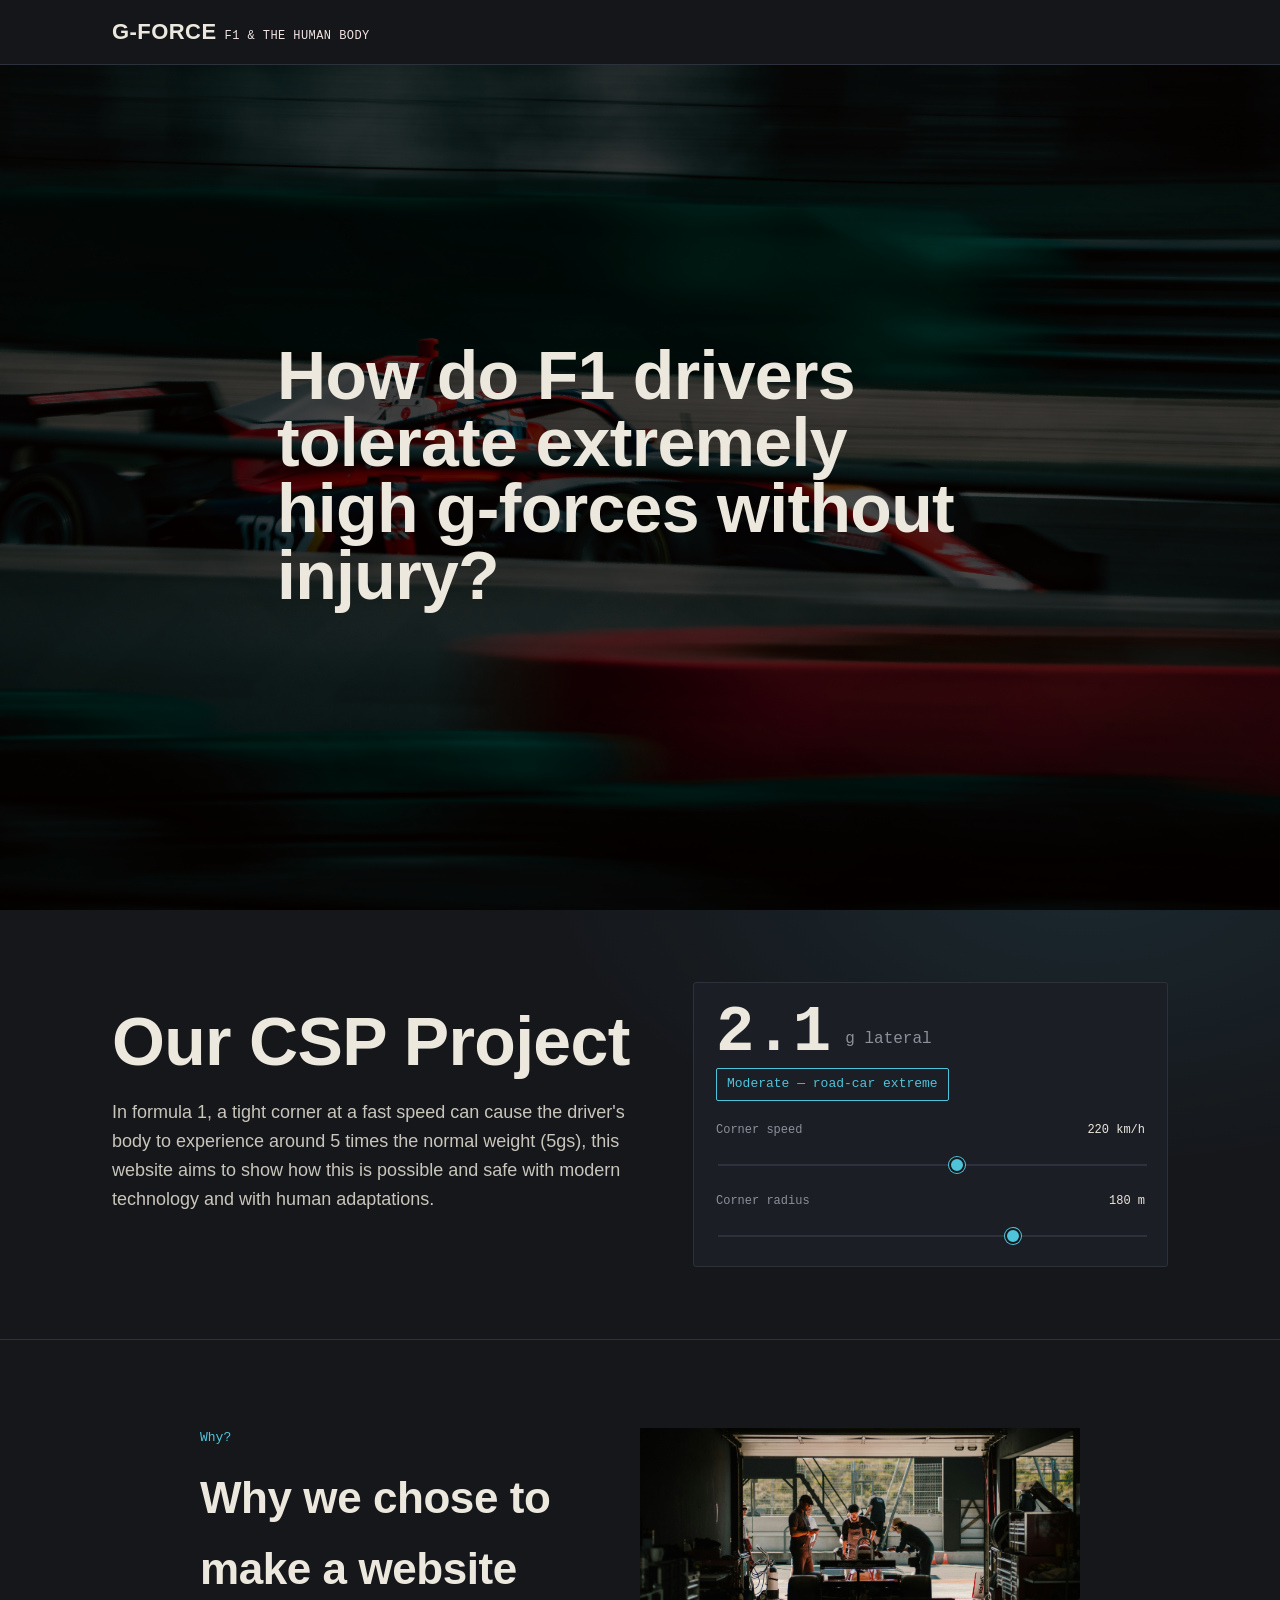
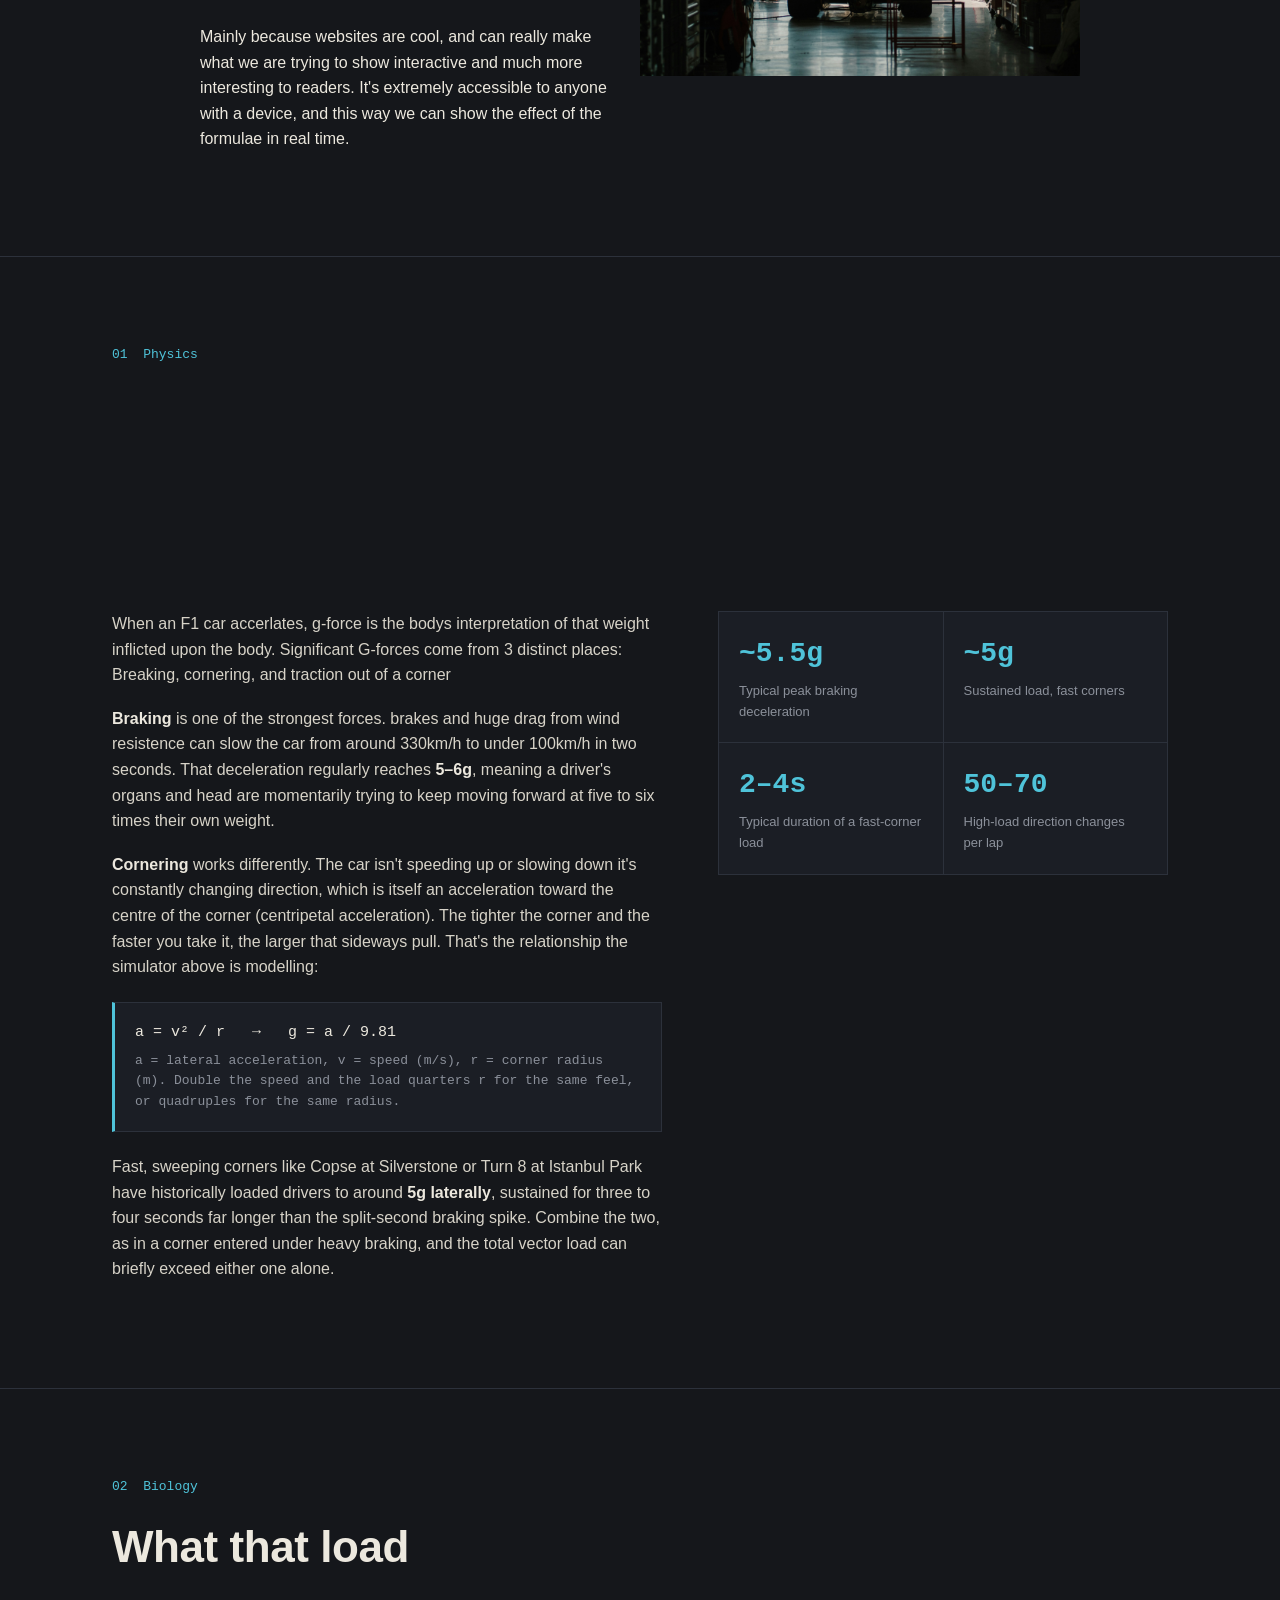
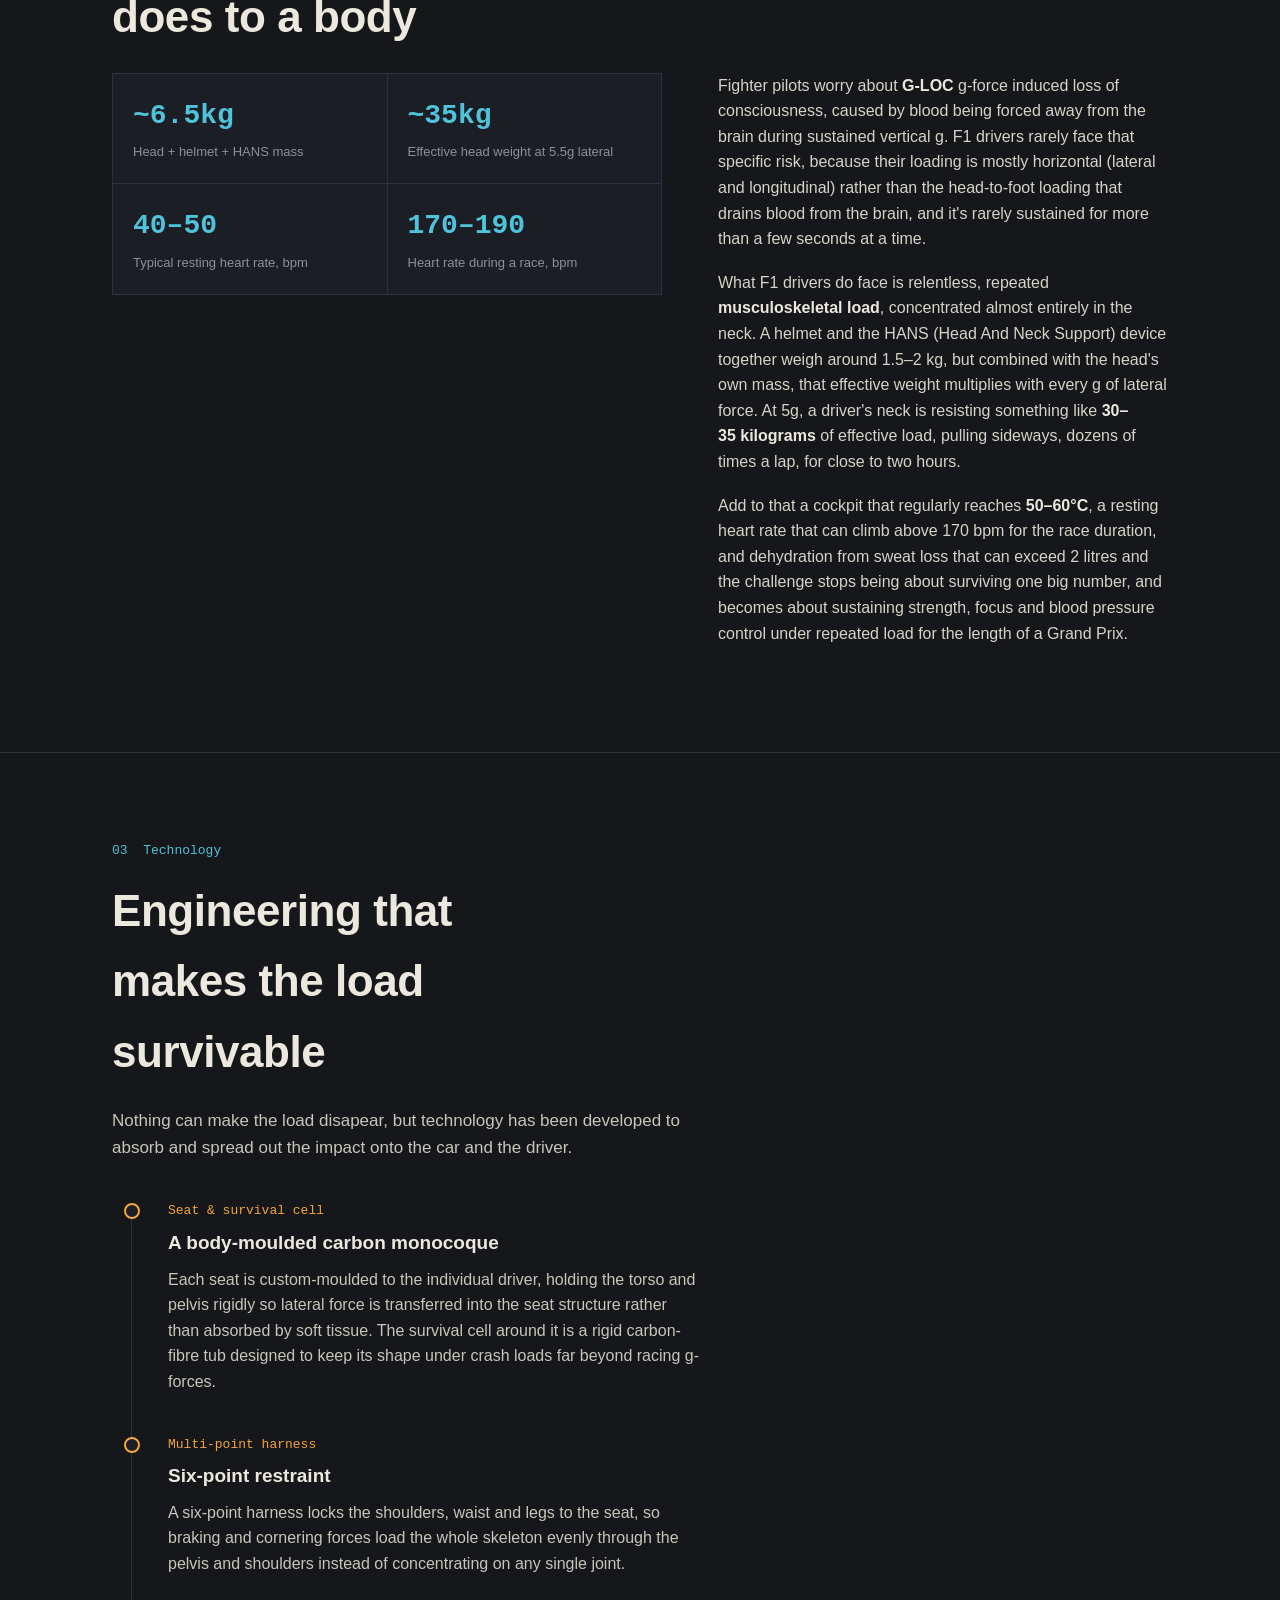
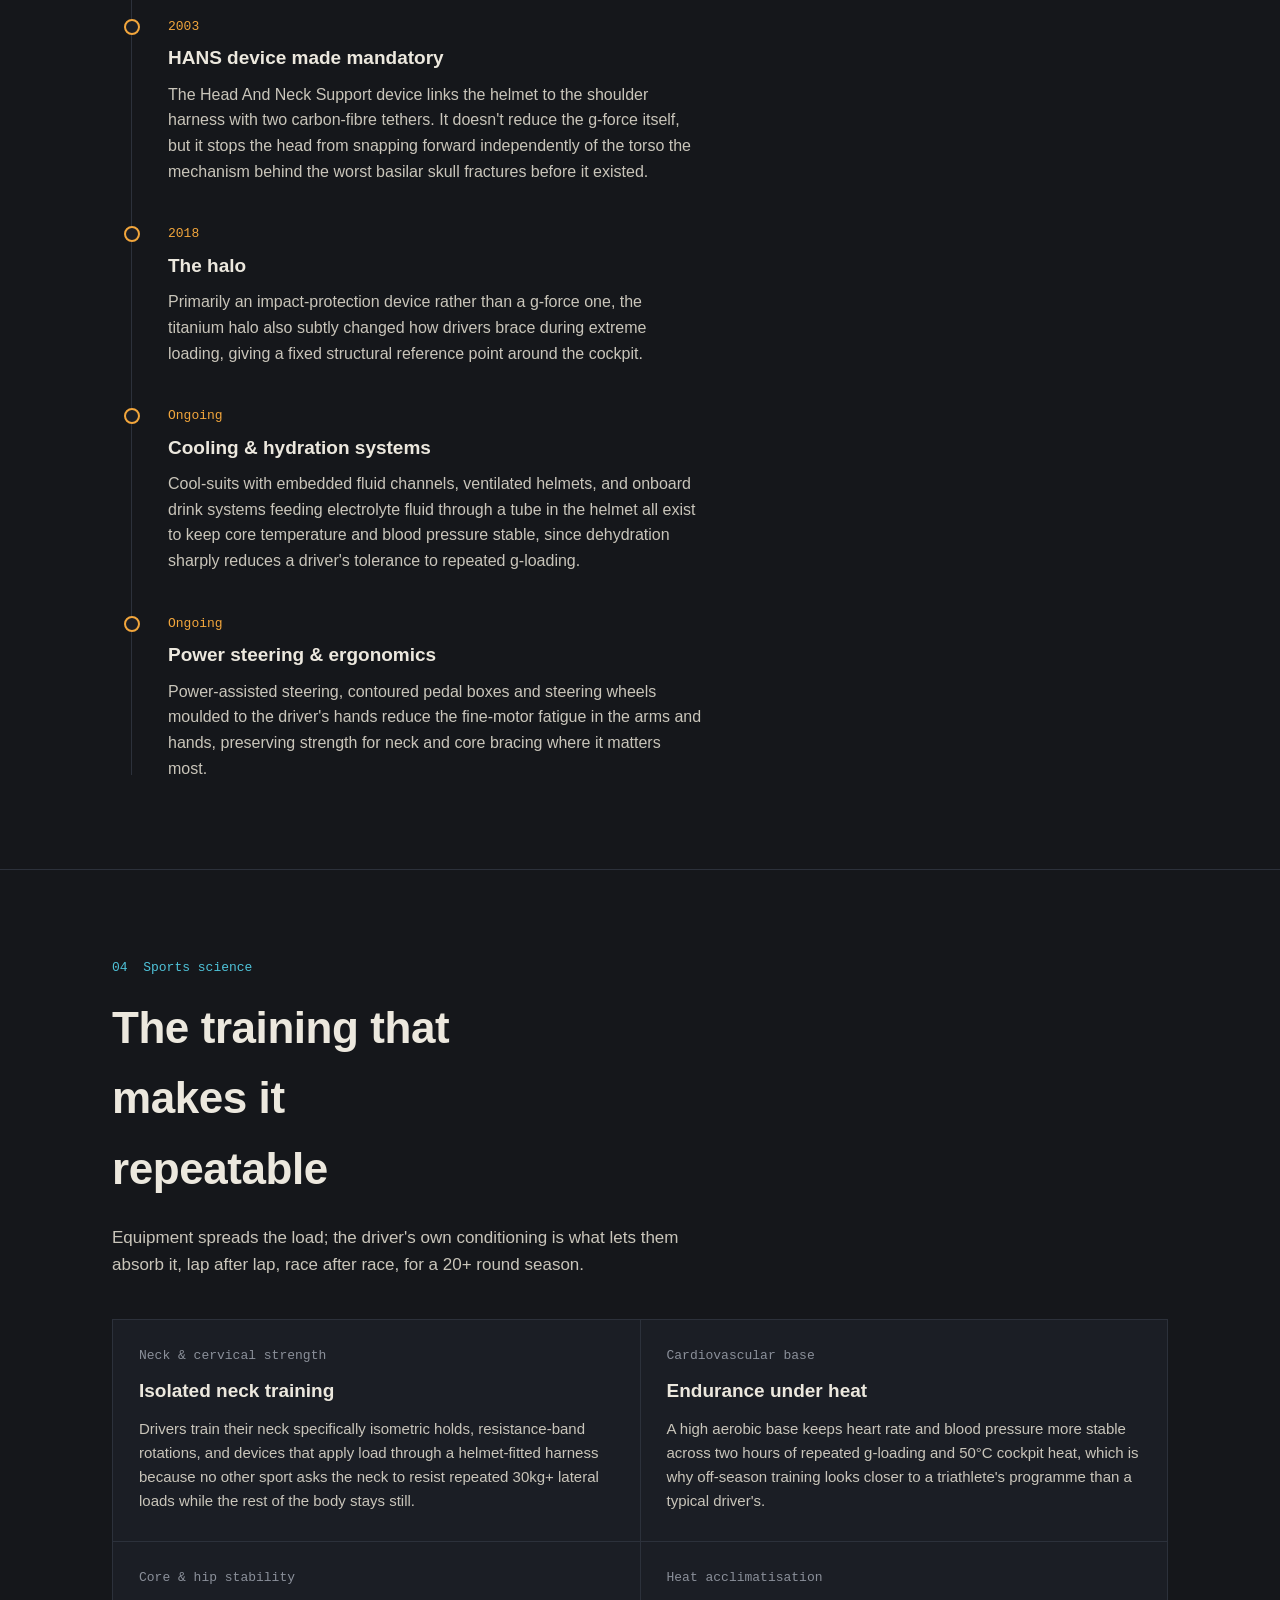
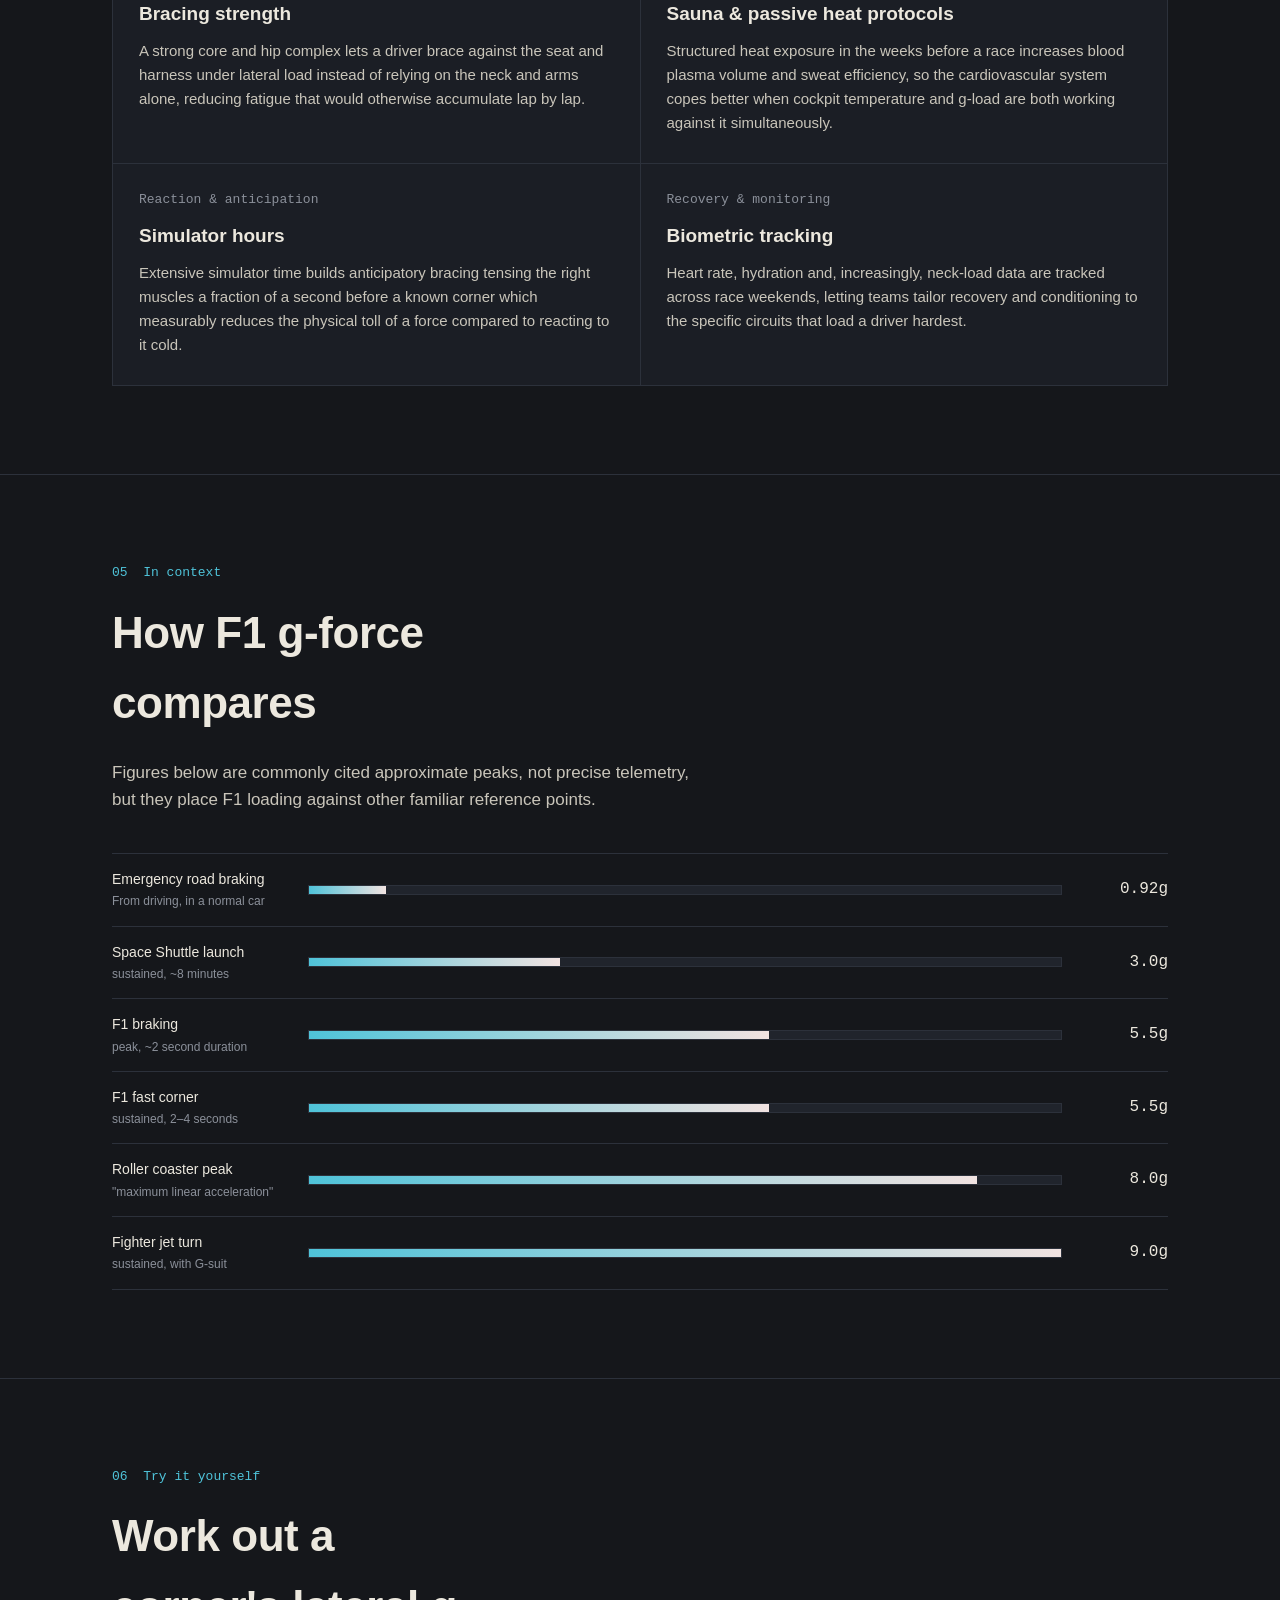
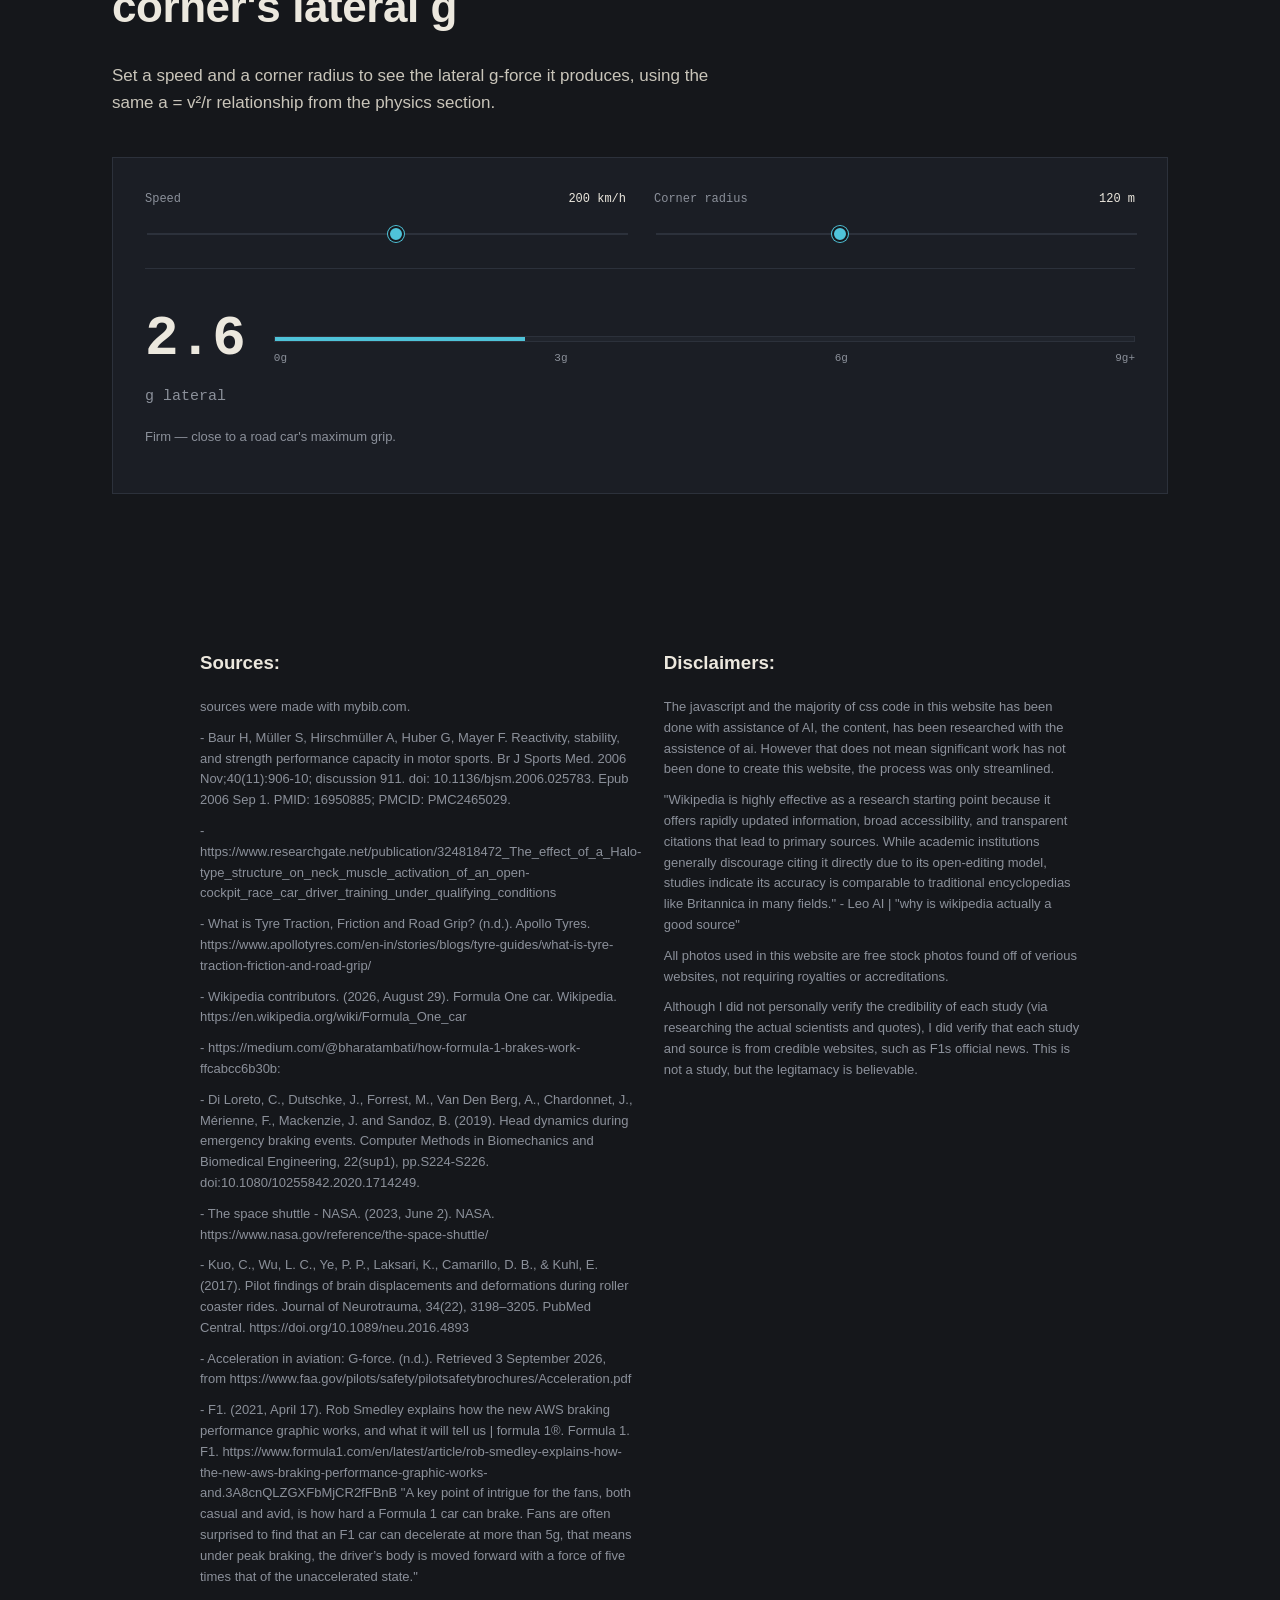
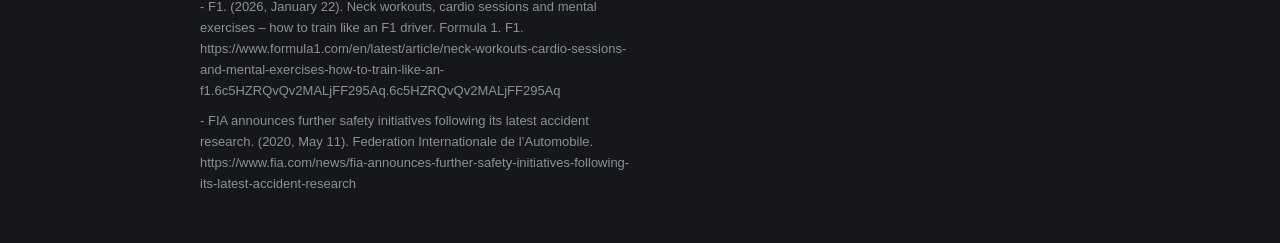
<file: index.html>
<!DOCTYPE html>
<html lang="en">
<head>
<meta charset="utf-8">
<meta name="viewport" content="width=device-width, initial-scale=1">
<title>Withstanding the Load and How F1 Drivers Survive G-Force</title>

<link rel="stylesheet" href="static/styles.css">
</head>
<body>

<div class="dash">
  <div class="wrap">
    <div class="mark">G-FORCE<span>F1 &amp; THE HUMAN BODY</span></div>
    <button class="dash-toggle" id="navToggle" aria-label="Toggle navigation">&#9776;</button>
    <nav id="siteNav">
    </nav>
  </div>
</div>
<header>
  <div class="blend-bg">
  <h1 class="title">How do F1 drivers tolerate extremely high g-forces without injury?</h1>
  </div>
</header>
<header class="hero">
  <div class="wrap">
    <div>
      <h1 class="title">Our CSP Project</h1>
      <p class="lede">In formula 1, a tight corner at a fast speed can cause the driver's body to experience around 5 times the normal weight (5gs), this website aims to show how this is possible and safe with modern technology and with human adaptations.</p>
    </div>

    <div class="sim">
      <div class="sim-body">
        <div class="sim-readout">
          <div class="num" id="simG">4.2</div>
          <div class="unit">g lateral</div>
        </div>
        <div class="sim-status" id="simStatus">Demanding sustained neck load</div>

        <div class="sim-controls">
          <div class="ctrl">
            <label>Corner speed <b id="lblSpeed">220 km/h</b></label>
            <input type="range" id="rngSpeed" min="80" max="330" value="220" step="5">
          </div>
          <div class="ctrl">
            <label>Corner radius <b id="lblRadius">180 m</b></label>
            <input type="range" id="rngRadius" min="20" max="250" value="180" step="5">
          </div>
        </div>
      </div>
    </div>
  </div>
</header>

<main>
  <section id="why">
    <div class="container">
      <div class="text">
        <p class="sec-label">Why?</p>
        <h2 class="sec-title">Why we chose to make a website</h2>
        <p>
          Mainly because websites are cool, and can really make what we are
          trying to show interactive and much more interesting to readers.
          It's extremely accessible to anyone with a device, and this way we
          can show the effect of the formulae in real time.
        </p>
      </div>

      <img src="static/why-photo.jpg">
    </div>
  </section>

  <!-- PHYSICS -->
  <section id="physics">
    <div class="wrap">
      <p class="sec-label">01 &nbsp;Physics</p>
      <h2 class="sec-title">So why the forces exist in the first place?</h2>
      <div class="two-col">
        <div class="prose">
          <p>When an F1 car accerlates, g-force is the bodys interpretation of that weight inflicted upon the body. Significant G-forces come from 3 distinct places: Breaking, cornering, and traction out of a corner</p>
          <p><strong>Braking</strong> is one of the strongest forces. brakes and huge drag from wind resistence can slow the car from around 330km/h to under 100km/h in two seconds. That deceleration regularly reaches <strong>5&ndash;6g</strong>, meaning a driver's organs and head are momentarily trying to keep moving forward at five to six times their own weight.</p>
          <p><strong>Cornering</strong> works differently. The car isn't speeding up or slowing down it's constantly changing direction, which is itself an acceleration toward the centre of the corner (centripetal acceleration). The tighter the corner and the faster you take it, the larger that sideways pull. That's the relationship the simulator above is modelling:</p>
          <div class="formula">
            a = v&sup2; / r &nbsp;&nbsp;&rarr;&nbsp;&nbsp; g = a / 9.81
            <span class="comment">a = lateral acceleration, v = speed (m/s), r = corner radius (m). Double the speed and the load quarters r for the same feel, or quadruples for the same radius.</span>
          </div>
          <p>Fast, sweeping corners like Copse at Silverstone or Turn 8 at Istanbul Park have historically loaded drivers to around <strong>5g laterally</strong>, sustained for three to four seconds far longer than the split-second braking spike. Combine the two, as in a corner entered under heavy braking, and the total vector load can briefly exceed either one alone.</p>
        </div>

        <div>
          <div class="readout-grid">
            <div class="readout"><div class="val">~5.5g</div><div class="lbl">Typical peak braking deceleration</div></div>
            <div class="readout"><div class="val">~5g</div><div class="lbl">Sustained load, fast corners</div></div>
            <div class="readout"><div class="val">2&ndash;4s</div><div class="lbl">Typical duration of a fast-corner load</div></div>
            <div class="readout"><div class="val">50&ndash;70</div><div class="lbl">High-load direction changes per lap</div></div>
          </div>
        </div>
      </div>
    </div>
  </section>

  <!-- BODY -->
  <section id="body">
    <div class="wrap">
      <p class="sec-label">02 &nbsp;Biology</p>
      <h2 class="sec-title">What that load does to a body</h2>
      <div class="two-col">
        <div>
          <div class="readout-grid">
            <div class="readout"><div class="val">~6.5kg</div><div class="lbl">Head + helmet + HANS mass</div></div>
            <div class="readout"><div class="val">~35kg</div><div class="lbl">Effective head weight at 5.5g lateral</div></div>
            <div class="readout"><div class="val">40&ndash;50</div><div class="lbl">Typical resting heart rate, bpm</div></div>
            <div class="readout"><div class="val">170&ndash;190</div><div class="lbl">Heart rate during a race, bpm</div></div>
          </div>
        </div>
        <div class="prose">
          <p>Fighter pilots worry about <strong>G-LOC</strong> g-force induced loss of consciousness, caused by blood being forced away from the brain during sustained vertical g. F1 drivers rarely face that specific risk, because their loading is mostly horizontal (lateral and longitudinal) rather than the head-to-foot loading that drains blood from the brain, and it's rarely sustained for more than a few seconds at a time.</p>
          <p>What F1 drivers do face is relentless, repeated <strong>musculoskeletal load</strong>, concentrated almost entirely in the neck. A helmet and the HANS (Head And Neck Support) device together weigh around 1.5&ndash;2&nbsp;kg, but combined with the head's own mass, that effective weight multiplies with every g of lateral force. At 5g, a driver's neck is resisting something like <strong>30&ndash;35&nbsp;kilograms</strong> of effective load, pulling sideways, dozens of times a lap, for close to two hours.</p>
          <p>Add to that a cockpit that regularly reaches <strong>50&ndash;60&deg;C</strong>, a resting heart rate that can climb above 170&nbsp;bpm for the race duration, and dehydration from sweat loss that can exceed 2&nbsp;litres and the challenge stops being about surviving one big number, and becomes about sustaining strength, focus and blood pressure control under repeated load for the length of a Grand Prix.</p>
        </div>
      </div>
    </div>
  </section>

  <!-- TECHNOLOGY -->
  <section id="technology">
    <div class="wrap">
      <p class="sec-label">03 &nbsp;Technology</p>
      <h2 class="sec-title">Engineering that makes the load survivable</h2>
      <p class="sec-intro">Nothing can make the load disapear, but technology has been developed to absorb and spread out the impact onto the car and the driver.</p>

      <div class="timeline">
        <div class="t-item">
          <div class="t-dot"></div>
          <div class="t-year">Seat &amp; survival cell</div>
          <h3>A body-moulded carbon monocoque</h3>
          <p>Each seat is custom-moulded to the individual driver, holding the torso and pelvis rigidly so lateral force is transferred into the seat structure rather than absorbed by soft tissue. The survival cell around it is a rigid carbon-fibre tub designed to keep its shape under crash loads far beyond racing g-forces.</p>
        </div>
        <div class="t-item">
          <div class="t-dot"></div>
          <div class="t-year">Multi-point harness</div>
          <h3>Six-point restraint</h3>
          <p>A six-point harness locks the shoulders, waist and legs to the seat, so braking and cornering forces load the whole skeleton evenly through the pelvis and shoulders instead of concentrating on any single joint.</p>
        </div>
        <div class="t-item">
          <div class="t-dot"></div>
          <div class="t-year">2003</div>
          <h3>HANS device made mandatory</h3>
          <p>The Head And Neck Support device links the helmet to the shoulder harness with two carbon-fibre tethers. It doesn't reduce the g-force itself, but it stops the head from snapping forward independently of the torso the mechanism behind the worst basilar skull fractures before it existed.</p>
        </div>
        <div class="t-item">
          <div class="t-dot"></div>
          <div class="t-year">2018</div>
          <h3>The halo</h3>
          <p>Primarily an impact-protection device rather than a g-force one, the titanium halo also subtly changed how drivers brace during extreme loading, giving a fixed structural reference point around the cockpit.</p>
        </div>
        <div class="t-item">
          <div class="t-dot"></div>
          <div class="t-year">Ongoing</div>
          <h3>Cooling &amp; hydration systems</h3>
          <p>Cool-suits with embedded fluid channels, ventilated helmets, and onboard drink systems feeding electrolyte fluid through a tube in the helmet all exist to keep core temperature and blood pressure stable, since dehydration sharply reduces a driver's tolerance to repeated g-loading.</p>
        </div>
        <div class="t-item">
          <div class="t-dot"></div>
          <div class="t-year">Ongoing</div>
          <h3>Power steering &amp; ergonomics</h3>
          <p>Power-assisted steering, contoured pedal boxes and steering wheels moulded to the driver's hands reduce the fine-motor fatigue in the arms and hands, preserving strength for neck and core bracing where it matters most.</p>
        </div>
      </div>
    </div>
  </section>

  <!-- TRAINING -->
  <section id="training">
    <div class="wrap">
      <p class="sec-label">04 &nbsp;Sports science</p>
      <h2 class="sec-title">The training that makes it repeatable</h2>
      <p class="sec-intro">Equipment spreads the load; the driver's own conditioning is what lets them absorb it, lap after lap, race after race, for a 20+ round season.</p>

      <div class="train-grid">
        <div class="train-item">
          <div class="t-index">Neck &amp; cervical strength</div>
          <h3>Isolated neck training</h3>
          <p>Drivers train their neck specifically isometric holds, resistance-band rotations, and devices that apply load through a helmet-fitted harness because no other sport asks the neck to resist repeated 30kg+ lateral loads while the rest of the body stays still.</p>
        </div>
        <div class="train-item">
          <div class="t-index">Cardiovascular base</div>
          <h3>Endurance under heat</h3>
          <p>A high aerobic base keeps heart rate and blood pressure more stable across two hours of repeated g-loading and 50&deg;C cockpit heat, which is why off-season training looks closer to a triathlete's programme than a typical driver's.</p>
        </div>
        <div class="train-item">
          <div class="t-index">Core &amp; hip stability</div>
          <h3>Bracing strength</h3>
          <p>A strong core and hip complex lets a driver brace against the seat and harness under lateral load instead of relying on the neck and arms alone, reducing fatigue that would otherwise accumulate lap by lap.</p>
        </div>
        <div class="train-item">
          <div class="t-index">Heat acclimatisation</div>
          <h3>Sauna &amp; passive heat protocols</h3>
          <p>Structured heat exposure in the weeks before a race increases blood plasma volume and sweat efficiency, so the cardiovascular system copes better when cockpit temperature and g-load are both working against it simultaneously.</p>
        </div>
        <div class="train-item">
          <div class="t-index">Reaction &amp; anticipation</div>
          <h3>Simulator hours</h3>
          <p>Extensive simulator time builds anticipatory bracing tensing the right muscles a fraction of a second before a known corner which measurably reduces the physical toll of a force compared to reacting to it cold.</p>
        </div>
        <div class="train-item">
          <div class="t-index">Recovery &amp; monitoring</div>
          <h3>Biometric tracking</h3>
          <p>Heart rate, hydration and, increasingly, neck-load data are tracked across race weekends, letting teams tailor recovery and conditioning to the specific circuits that load a driver hardest.</p>
        </div>
      </div>
    </div>
  </section>

  <!-- COMPARE -->
  <section id="compare">
    <div class="wrap">
      <p class="sec-label">05 &nbsp;In context</p>
      <h2 class="sec-title">How F1 g-force compares</h2>
      <p class="sec-intro">Figures below are commonly cited approximate peaks, not precise telemetry, but they place F1 loading against other familiar reference points.</p>

      <div class="bars" id="barChart">
        <div class="bar-row" data-g="0.92">
          <div class="b-label">Emergency road braking<small>From driving, in a normal car</small></div>
          <div class="bar-track"><div class="bar-fill"></div></div>
          <div class="b-val">0.92g</div>
        </div>
        <div class="bar-row" data-g="3">
          <div class="b-label">Space Shuttle launch<small>sustained, ~8 minutes</small></div>
          <div class="bar-track"><div class="bar-fill"></div></div>
          <div class="b-val">3.0g</div>
        </div>
        <div class="bar-row" data-g="5.5">
          <div class="b-label">F1 braking<small>peak, ~2 second duration</small></div>
          <div class="bar-track"><div class="bar-fill"></div></div>
          <div class="b-val">5.5g</div>
        </div>
        <div class="bar-row" data-g="5.5">
          <div class="b-label">F1 fast corner<small>sustained, 2&ndash;4 seconds</small></div>
          <div class="bar-track"><div class="bar-fill"></div></div>
          <div class="b-val">5.5g</div>
        </div>
        <div class="bar-row" data-g="8">
          <div class="b-label">Roller coaster peak<small>"maximum linear acceleration"</small></div>
          <div class="bar-track"><div class="bar-fill"></div></div>
          <div class="b-val">8.0g</div>
        </div>
        <div class="bar-row" data-g="9">
          <div class="b-label">Fighter jet turn<small>sustained, with G-suit</small></div>
          <div class="bar-track"><div class="bar-fill"></div></div>
          <div class="b-val">9.0g</div>
        </div>
      </div>
    </div>
  </section>

  <!-- CALCULATOR -->
  <section id="tryit">
    <div class="wrap">
      <p class="sec-label">06 &nbsp;Try it yourself</p>
      <h2 class="sec-title">Work out a corner's lateral g</h2>
      <p class="sec-intro">Set a speed and a corner radius to see the lateral g-force it produces, using the same a&nbsp;=&nbsp;v&sup2;/r relationship from the physics section.</p>

      <div class="calc">
        <div class="calc-grid">
          <div class="ctrl">
            <label>Speed <b id="calcSpeedLbl">200 km/h</b></label>
            <input type="range" id="calcSpeed" min="50" max="340" value="200" step="5">
          </div>
          <div class="ctrl">
            <label>Corner radius <b id="calcRadiusLbl">120 m</b></label>
            <input type="range" id="calcRadius" min="10" max="300" value="120" step="5">
          </div>
        </div>
        <div class="calc-out">
          <div>
            <div class="g-num" id="calcG">5.2</div>
            <div class="g-unit">g lateral</div>
          </div>
          <div class="g-scale">
            <div class="scale-track"><div class="scale-fill" id="calcScaleFill"></div></div>
            <div class="scale-labels"><span>0g</span><span>3g</span><span>6g</span><span>9g+</span></div>
          </div>
        </div>
        <p class="calc-note" id="calcNote">For reference, F1 drivers sustain loads in this range through several corners on most circuits.</p>
      </div>
    </div>
  </section>

</main>

<footer>
  <div class="container">
    <div class="text" id="sources">
      <h3>Sources:</h3>
      <p class="source">
        sources were made with mybib.com.
      </p>
      <p class="source">
        - Baur H, Müller S, Hirschmüller A, Huber G, Mayer F. Reactivity, stability, and strength performance capacity in motor sports. Br J Sports Med. 2006 Nov;40(11):906-10; discussion 911. doi: 10.1136/bjsm.2006.025783. Epub 2006 Sep 1. PMID: 16950885; PMCID: PMC2465029.
      </p>
      <p class="source">
        - https://www.researchgate.net/publication/324818472_The_effect_of_a_Halo-type_structure_on_neck_muscle_activation_of_an_open-cockpit_race_car_driver_training_under_qualifying_conditions
      </p>
      <p class="source">
        - What is Tyre Traction, Friction and Road Grip? (n.d.). Apollo Tyres. https://www.apollotyres.com/en-in/stories/blogs/tyre-guides/what-is-tyre-traction-friction-and-road-grip/
      </p>
      <p class="source">
        - Wikipedia contributors. (2026, August 29). Formula One car. Wikipedia. https://en.wikipedia.org/wiki/Formula_One_car
      </p>
      <p class="source">
        - https://medium.com/@bharatambati/how-formula-1-brakes-work-ffcabcc6b30b:
      </p>
      <p class="source">
        - Di Loreto, C., Dutschke, J., Forrest, M., Van Den Berg, A., Chardonnet, J., Mérienne, F., Mackenzie, J. and Sandoz, B. (2019). Head dynamics during emergency braking events. Computer Methods in Biomechanics and Biomedical Engineering, 22(sup1), pp.S224-S226. doi:10.1080/10255842.2020.1714249.
      </p>
      <p class="source">
        - The space shuttle - NASA. (2023, June 2). NASA. https://www.nasa.gov/reference/the-space-shuttle/
      </p>
      <p class="source">
        - Kuo, C., Wu, L. C., Ye, P. P., Laksari, K., Camarillo, D. B., & Kuhl, E. (2017). Pilot findings of brain displacements and deformations during roller coaster rides. Journal of Neurotrauma, 34(22), 3198–3205. PubMed Central. https://doi.org/10.1089/neu.2016.4893
      </p>
      <p class="source">
        - Acceleration in aviation: G-force. (n.d.). Retrieved 3 September 2026, from https://www.faa.gov/pilots/safety/pilotsafetybrochures/Acceleration.pdf
      </p>
      <p class="source">
        - F1. (2021, April 17). Rob Smedley explains how the new AWS braking performance graphic works, and what it will tell us | formula 1®. Formula 1. F1. https://www.formula1.com/en/latest/article/rob-smedley-explains-how-the-new-aws-braking-performance-graphic-works-and.3A8cnQLZGXFbMjCR2fFBnB "A key point of intrigue for the fans, both casual and avid, is how hard a Formula 1 car can brake. Fans are often surprised to find that an F1 car can decelerate at more than 5g, that means under peak braking, the driver’s body is moved forward with a force of five times that of the unaccelerated state."
      </p>
      <p class="source">
        - F1. (2026, January 22). Neck workouts, cardio sessions and mental exercises – how to train like an F1 driver. Formula 1. F1. https://www.formula1.com/en/latest/article/neck-workouts-cardio-sessions-and-mental-exercises-how-to-train-like-an-f1.6c5HZRQvQv2MALjFF295Aq.6c5HZRQvQv2MALjFF295Aq
      </p>
      <p class="source">
        - FIA announces further safety initiatives following its latest accident research. (2020, May 11). Federation Internationale de l’Automobile. https://www.fia.com/news/fia-announces-further-safety-initiatives-following-its-latest-accident-research
      </p>
    </div>
    <div class="text">
      <h3>Disclaimers:</h3>
      <p class="source">
          The javascript and the majority of css code in this website has been done with assistance of AI, the content, has been researched with the assistence of ai. However that does not mean significant work has not been done to create this website, the process was only streamlined.
      </p>
      <p class="source">
        "Wikipedia is highly effective as a research starting point because it offers rapidly updated information, broad accessibility, and transparent citations that lead to primary sources.  While academic institutions generally discourage citing it directly due to its open-editing model, studies indicate its accuracy is comparable to traditional encyclopedias like Britannica in many fields."
        - Leo AI | "why is wikipedia actually a good source"
      </p>
      <p class="source">
        All photos used in this website are free stock photos found off of verious websites, not requiring royalties or accreditations.
      </p>
      <p class="source">
        Although I did not personally verify the credibility of each study (via researching the actual scientists and quotes), I did verify that each study and source is from credible websites, such as F1s official news. This is not a study, but the legitamacy is believable.
      </p>
    </div>
  </div>
</footer>

<script src="static/script.js"></script>

</body>
</html>
</file>
<file: static/styles.css>
:root{
    --asphalt:#15171b;
    --panel:#1b1e25;
    --panel-2:#20242c;
    --line:#2c313b;
    --paper:#ece8de;
    --muted:#8b909a;
    --throttle:#5fbe7a;
    --brake:#f1e3e1;
    --data:#4fc3d9;
    --amber:#f2a63c;
    --display: 'Big Shoulders Display', sans-serif;
    --body: 'IBM Plex Sans', sans-serif;
    --mono: 'IBM Plex Mono', monospace;
}

.blend-bg {
    background-color: rgba(0, 0, 0, 0.7);
    background-image: url('f1_background.jpg');
    background-blend-mode: darken;
    background-size: cover;
    background-position: center;
    padding: 277px;
}

.container {
    display: flex;
    align-items: flex-start;
    gap: 30px;
    margin-left: 200px;
    margin-right: 200px;
}

.text {
    flex: 1;
}

.container img {
    width: 50%;
    height: auto;
}

.source {
    flex: 1;
    margin-top: 10px;
}

*{box-sizing:border-box;}
html{scroll-behavior:smooth;}
body{
    margin:0;
    background:var(--asphalt);
    color:var(--paper);
    font-family:var(--body);
    line-height:1.6;
    -webkit-font-smoothing:antialiased;
}
a{color:inherit;}
img,svg{display:block;max-width:100%;}

::selection{background:var(--amber);color:#15171b;}

@media (prefers-reduced-motion: reduce){
    *{animation-duration:0.001ms !important; animation-iteration-count:1 !important; transition-duration:0.001ms !important; scroll-behavior:auto !important;}
}

.wrap{max-width:1120px;margin:0 auto;padding:0 32px;}

/* ---------- Nav ---------- */
.dash{
    position:sticky;top:0;z-index:50;
    background:rgba(21,23,27,0.92);
    backdrop-filter:blur(10px);
    border-bottom:1px solid var(--line);
}
.dash .wrap{
    display:flex;align-items:center;justify-content:space-between;
    height:64px;
}
.dash .mark{
    font-family:var(--display);
    font-weight:800;
    font-size:22px;
    letter-spacing:0.02em;
    display:flex;align-items:baseline;gap:8px;
}
.dash .mark span{
    font-family:var(--mono);
    font-size:12px;
    color:var(--brake);
    font-weight:500;
}
.dash nav{display:flex;gap:28px;}
.dash nav a{
    font-size:14px;
    text-decoration:none;
    color:var(--muted);
    font-weight:500;
    transition:color .15s ease;
}
.dash nav a:hover{color:var(--paper);}
.dash-toggle{display:none;background:none;border:1px solid var(--line);color:var(--paper);width:40px;height:40px;font-size:18px;cursor:pointer;}

@media (max-width:780px){
  .dash nav{
    position:absolute;top:64px;left:0;right:0;
    background:var(--asphalt);
    border-bottom:1px solid var(--line);
    flex-direction:column;gap:0;
    display:none;
  }
  .dash nav.open{display:flex;}
  .dash nav a{padding:16px 32px;border-top:1px solid var(--line);}
  .dash-toggle{display:block;}
}

/* ---------- Hero ---------- */
.hero{
  border-bottom:1px solid var(--line);
  background:
    radial-gradient(ellipse 900px 500px at 85% -10%, rgba(79,195,217,0.10), transparent 60%),
    var(--asphalt);
}
.hero .wrap{
  display:grid;
  grid-template-columns:1.05fr 0.95fr;
  gap:56px;
  padding-top:72px;padding-bottom:72px;
  align-items:center;
}
@media (max-width:900px){
  .hero .wrap{grid-template-columns:1fr;padding-top:48px;padding-bottom:48px;}
}

.kicker{
  font-family:var(--mono);
  font-size:13px;
  color:var(--brake);
  margin:0 0 18px;
}
h1.title{
  font-family:var(--display);
  font-weight:800;
  font-size:clamp(40px, 6vw, 68px);
  line-height:0.98;
  margin:0 0 24px;
  letter-spacing:-0.01em;
}
.hero p.lede{
  font-size:18px;
  color:#c9c5ba;
  max-width:52ch;
  margin:0 0 28px;
}
.hero-links{display:flex;gap:14px;flex-wrap:wrap;}
.btn{
  font-family:var(--body);
  font-weight:600;
  font-size:14px;
  padding:12px 20px;
  border-radius:2px;
  cursor:pointer;
  border:1px solid var(--line);
  background:var(--panel);
  color:var(--paper);
  text-decoration:none;
  display:inline-block;
  transition:border-color .15s ease, background .15s ease;
}
.btn:hover{border-color:var(--data);}
.btn.primary{background:var(--data);color:#0e1116;border-color:var(--data);}
.btn.primary:hover{background:#63cddd;}

/* ---------- Corner simulator (signature interactive) ---------- */
.sim{
  background:var(--panel);
  border:1px solid var(--line);
  border-radius:3px;
  overflow:hidden;
}
.sim-head{
  display:flex;justify-content:space-between;align-items:center;
  padding:14px 18px;
  border-bottom:1px solid var(--line);
  font-family:var(--mono);
  font-size:12px;
  color:var(--muted);
}
.sim-head .dot{width:8px;height:8px;border-radius:50%;background:var(--throttle);display:inline-block;margin-right:6px;box-shadow:0 0 8px var(--throttle);}
.sim-body{padding:22px;}

.sim-readout{
  display:flex;align-items:flex-end;gap:14px;margin-bottom:6px;
}
.sim-readout .num{
  font-family:var(--mono);
  font-weight:600;
  font-size:64px;
  line-height:0.9;
  color:var(--paper);
  font-variant-numeric:tabular-nums;
}
.sim-readout .unit{
  font-family:var(--mono);
  font-size:16px;
  color:var(--muted);
  padding-bottom:10px;
}
.sim-status{
  font-family:var(--mono);
  font-size:13px;
  padding:5px 10px;
  border-radius:2px;
  display:inline-block;
  margin-bottom:20px;
  border:1px solid var(--line);
}

.sim-controls{display:grid;gap:18px;}
.ctrl label{
  display:flex;justify-content:space-between;
  font-family:var(--mono);
  font-size:12px;
  color:var(--muted);
  margin-bottom:8px;
}
.ctrl label b{color:var(--paper);font-weight:500;}
input[type=range]{
  -webkit-appearance:none;width:100%;height:2px;
  background:var(--line);outline:none;
}
input[type=range]::-webkit-slider-thumb{
  -webkit-appearance:none;
  width:16px;height:16px;border-radius:50%;
  background:var(--data);
  cursor:pointer;
  border:2px solid var(--asphalt);
  box-shadow:0 0 0 1px var(--data);
}
input[type=range]::-moz-range-thumb{
  width:16px;height:16px;border-radius:50%;
  background:var(--data);cursor:pointer;border:2px solid var(--asphalt);
}

/* ---------- Sections ---------- */
section{padding:88px 0;border-bottom:1px solid var(--line);}
section:last-of-type{border-bottom:none;}

.sec-label{
  font-family:var(--mono);
  font-size:13px;
  color:var(--data);
  margin:0 0 14px;
}
h2.sec-title{
  font-family:var(--display);
  font-weight:700;
  font-size:clamp(30px,4vw,44px);
  margin:0 0 20px;
  letter-spacing:-0.01em;
  max-width:16ch;
}
.sec-intro{
  font-size:17px;
  color:#c9c5ba;
  max-width:64ch;
  margin:0 0 40px;
}

.two-col{
  display:grid;
  grid-template-columns:1.1fr 0.9fr;
  gap:56px;
  align-items:start;
}
@media (max-width:860px){ .two-col{grid-template-columns:1fr;} }

.prose p{margin:0 0 18px;color:#d7d3c8;max-width:64ch;}
.prose strong{color:var(--paper);font-weight:600;}

.readout-grid{
  display:grid;
  grid-template-columns:1fr 1fr;
  gap:1px;
  background:var(--line);
  border:1px solid var(--line);
}
.readout{
  background:var(--panel);
  padding:20px;
}
.readout .val{
  font-family:var(--mono);
  font-weight:600;
  font-size:28px;
  color:var(--data);
  font-variant-numeric:tabular-nums;
}
.readout .lbl{
  font-size:13px;
  color:var(--muted);
  margin-top:4px;
}

/* formula block */
.formula{
  font-family:var(--mono);
  background:var(--panel);
  border:1px solid var(--line);
  border-left:3px solid var(--data);
  padding:18px 20px;
  font-size:15px;
  color:var(--paper);
  margin:22px 0;
}
.formula .comment{color:var(--muted);font-size:13px;display:block;margin-top:6px;}

/* ---------- Timeline (technology) ---------- */
.timeline{position:relative;margin-top:8px;}
.timeline::before{
  content:"";position:absolute;left:19px;top:6px;bottom:6px;width:1px;background:var(--line);
}
.t-item{
  position:relative;
  padding:0 0 40px 56px;
}
.t-item:last-child{padding-bottom:0;}
.t-item .t-dot{
  position:absolute;left:12px;top:2px;
  width:16px;height:16px;border-radius:50%;
  background:var(--panel);
  border:2px solid var(--amber);
}
.t-item .t-year{
  font-family:var(--mono);
  font-size:13px;color:var(--amber);margin-bottom:6px;
}
.t-item h3{
  font-family:var(--body);
  font-weight:600;
  font-size:19px;
  margin:0 0 8px;
}
.t-item p{color:#c9c5ba;margin:0;max-width:60ch;}

/* ---------- Training grid ---------- */
.train-grid{
  display:grid;
  grid-template-columns:repeat(2,1fr);
  gap:1px;
  background:var(--line);
  border:1px solid var(--line);
}
@media (max-width:700px){ .train-grid{grid-template-columns:1fr;} }
.train-item{background:var(--panel);padding:26px 26px 28px;}
.train-item .t-index{
  font-family:var(--mono);color:var(--muted);font-size:13px;margin-bottom:10px;
}
.train-item h3{font-size:19px;margin:0 0 10px;font-weight:600;}
.train-item p{color:#c9c5ba;margin:0;font-size:15px;}

/* ---------- Compare bars ---------- */
.bars{margin-top:10px;}
.bar-row{
  display:grid;
  grid-template-columns:180px 1fr 90px;
  align-items:center;
  gap:16px;
  padding:14px 0;
  border-bottom:1px solid var(--line);
}
.bar-row:first-child{border-top:1px solid var(--line);}
.bar-row .b-label{font-size:14px;color:var(--paper);}
.bar-row .b-label small{display:block;color:var(--muted);font-size:12px;margin-top:2px;}
.bar-track{
  height:10px;background:var(--panel-2);border:1px solid var(--line);position:relative;
}
.bar-fill{
  height:100%;
  width:0%;
  background:linear-gradient(90deg, var(--data), var(--brake));
  transition:width 1.1s cubic-bezier(.2,.7,.2,1);
}
.bar-row .b-val{
  font-family:var(--mono);
  text-align:right;
  color:var(--paper);
  font-variant-numeric:tabular-nums;
}

/* ---------- Calculator ---------- */
.calc{
  background:var(--panel);
  border:1px solid var(--line);
  padding:32px;
}
.calc-grid{display:grid;grid-template-columns:1fr 1fr;gap:28px;margin-bottom:26px;}
@media (max-width:600px){ .calc-grid{grid-template-columns:1fr;} }
.calc-out{
  display:flex;align-items:center;gap:28px;flex-wrap:wrap;
  border-top:1px solid var(--line);
  padding-top:26px;
}
.calc-out .g-num{
  font-family:var(--mono);font-weight:600;font-size:56px;color:var(--paper);
  font-variant-numeric:tabular-nums;
}
.calc-out .g-unit{font-family:var(--mono);color:var(--muted);font-size:15px;}
.calc-out .g-scale{flex:1;min-width:220px;}
.scale-track{height:6px;background:var(--panel-2);border:1px solid var(--line);position:relative;margin-bottom:8px;}
.scale-fill{height:100%;width:0%;background:var(--brake);transition:width .3s ease, background .3s ease;}
.scale-labels{display:flex;justify-content:space-between;font-family:var(--mono);font-size:11px;color:var(--muted);}
.calc-note{font-size:13px;color:var(--muted);margin-top:18px;}

/* ---------- Footer ---------- */
footer{padding:48px 0;}
footer .wrap{display:flex;justify-content:space-between;align-items:center;flex-wrap:wrap;gap:16px;}
footer p{font-size:13px;color:var(--muted);margin:0;max-width:60ch;}
footer .mark{font-family:var(--display);font-weight:800;font-size:18px;}

.fade-in{opacity:0;transform:translateY(14px);transition:opacity .6s ease, transform .6s ease;}
.fade-in.in{opacity:1;transform:translateY(0);}

@media (max-width: 780px) {

  /* ---------- Global spacing ---------- */

  .wrap {
    padding-left: 20px;
    padding-right: 20px;
  }

  .container {
    margin-left: 0;
    margin-right: 0;
    padding: 0 20px;
    gap: 28px;
    flex-direction: column;
  }

  section {
    padding: 56px 0;
  }


  /* ---------- Top image/title ---------- */

  .blend-bg {
    padding: 90px 20px;
    background-position: center;
  }

  .blend-bg .title {
    font-size: clamp(32px, 9vw, 48px);
    line-height: 1;
  }


  /* ---------- Navigation ---------- */

  .dash .wrap {
    height: 60px;
  }

  .dash .mark {
    font-size: 19px;
  }

  .dash .mark span {
    font-size: 9px;
  }

  .dash nav a {
    padding: 16px 20px;
  }


  /* ---------- Hero ---------- */

  .hero .wrap {
    grid-template-columns: 1fr;
    gap: 32px;
    padding-top: 42px;
    padding-bottom: 42px;
  }

  h1.title {
    font-size: clamp(38px, 11vw, 56px);
  }

  .hero p.lede {
    font-size: 16px;
    line-height: 1.55;
  }

  .hero-links {
    flex-direction: column;
    align-items: stretch;
  }

  .hero-links .btn {
    text-align: center;
    width: 100%;
  }


  /* ---------- Simulator ---------- */

  .sim-body {
    padding: 18px;
  }

  .sim-readout {
    gap: 10px;
  }

  .sim-readout .num {
    font-size: 48px;
  }

  .sim-readout .unit {
    font-size: 13px;
    padding-bottom: 6px;
  }


  /* ---------- Section headings ---------- */

  h2.sec-title {
    font-size: clamp(30px, 9vw, 42px);
    max-width: none;
  }

  .sec-intro {
    font-size: 16px;
    margin-bottom: 28px;
  }


  /* ---------- Two-column sections ---------- */

  .two-col {
    grid-template-columns: 1fr;
    gap: 32px;
  }


  /* ---------- Statistics ---------- */

  .readout-grid {
    grid-template-columns: 1fr 1fr;
  }

  .readout {
    padding: 16px;
  }

  .readout .val {
    font-size: 23px;
  }

  .readout .lbl {
    font-size: 12px;
    line-height: 1.4;
  }


  /* ---------- Timeline ---------- */

  .timeline::before {
    left: 13px;
  }

  .t-item {
    padding-left: 42px;
    padding-bottom: 32px;
  }

  .t-item .t-dot {
    left: 6px;
  }

  .t-item h3 {
    font-size: 18px;
  }


  /* ---------- Training ---------- */

  .train-grid {
    grid-template-columns: 1fr;
  }

  .train-item {
    padding: 22px;
  }


  /* ---------- Comparison bars ---------- */

  .bar-row {
    grid-template-columns: 1fr;
    gap: 7px;
    padding: 16px 0;
  }

  .bar-row .b-label {
    font-size: 14px;
  }

  .bar-row .b-val {
    text-align: left;
    font-size: 13px;
  }

  .bar-track {
    width: 100%;
  }


  /* ---------- Calculator ---------- */

  .calc {
    padding: 20px;
  }

  .calc-grid {
    grid-template-columns: 1fr;
    gap: 22px;
  }

  .calc-out {
    gap: 18px;
    align-items: flex-start;
  }

  .calc-out .g-num {
    font-size: 46px;
  }

  .calc-out .g-scale {
    width: 100%;
    min-width: 0;
    flex-basis: 100%;
  }


  /* ---------- Links / long URLs ---------- */

  .prose a,
  .source {
    overflow-wrap: anywhere;
    word-break: break-word;
  }


  /* ---------- Footer ---------- */

  footer {
    padding: 40px 0;
  }

  footer .container {
    flex-direction: column;
    align-items: stretch;
  }

  footer .text {
    width: 100%;
  }


  /* ---------- Touch-friendly controls ---------- */

  input[type="range"] {
    height: 6px;
  }

  input[type="range"]::-webkit-slider-thumb {
    width: 20px;
    height: 20px;
  }

  input[type="range"]::-moz-range-thumb {
    width: 20px;
    height: 20px;
  }

}


/* Extra-small phones */

@media (max-width: 420px) {

  .wrap {
    padding-left: 16px;
    padding-right: 16px;
  }

  .container {
    padding-left: 16px;
    padding-right: 16px;
  }

  .blend-bg {
    padding: 70px 16px;
  }

  .dash .mark span {
    display: none;
  }

  .readout-grid {
    grid-template-columns: 1fr;
  }

  .readout {
    padding: 18px;
  }

  .sim-readout .num {
    font-size: 42px;
  }

  .calc {
    padding: 18px;
  }
}
</file>
